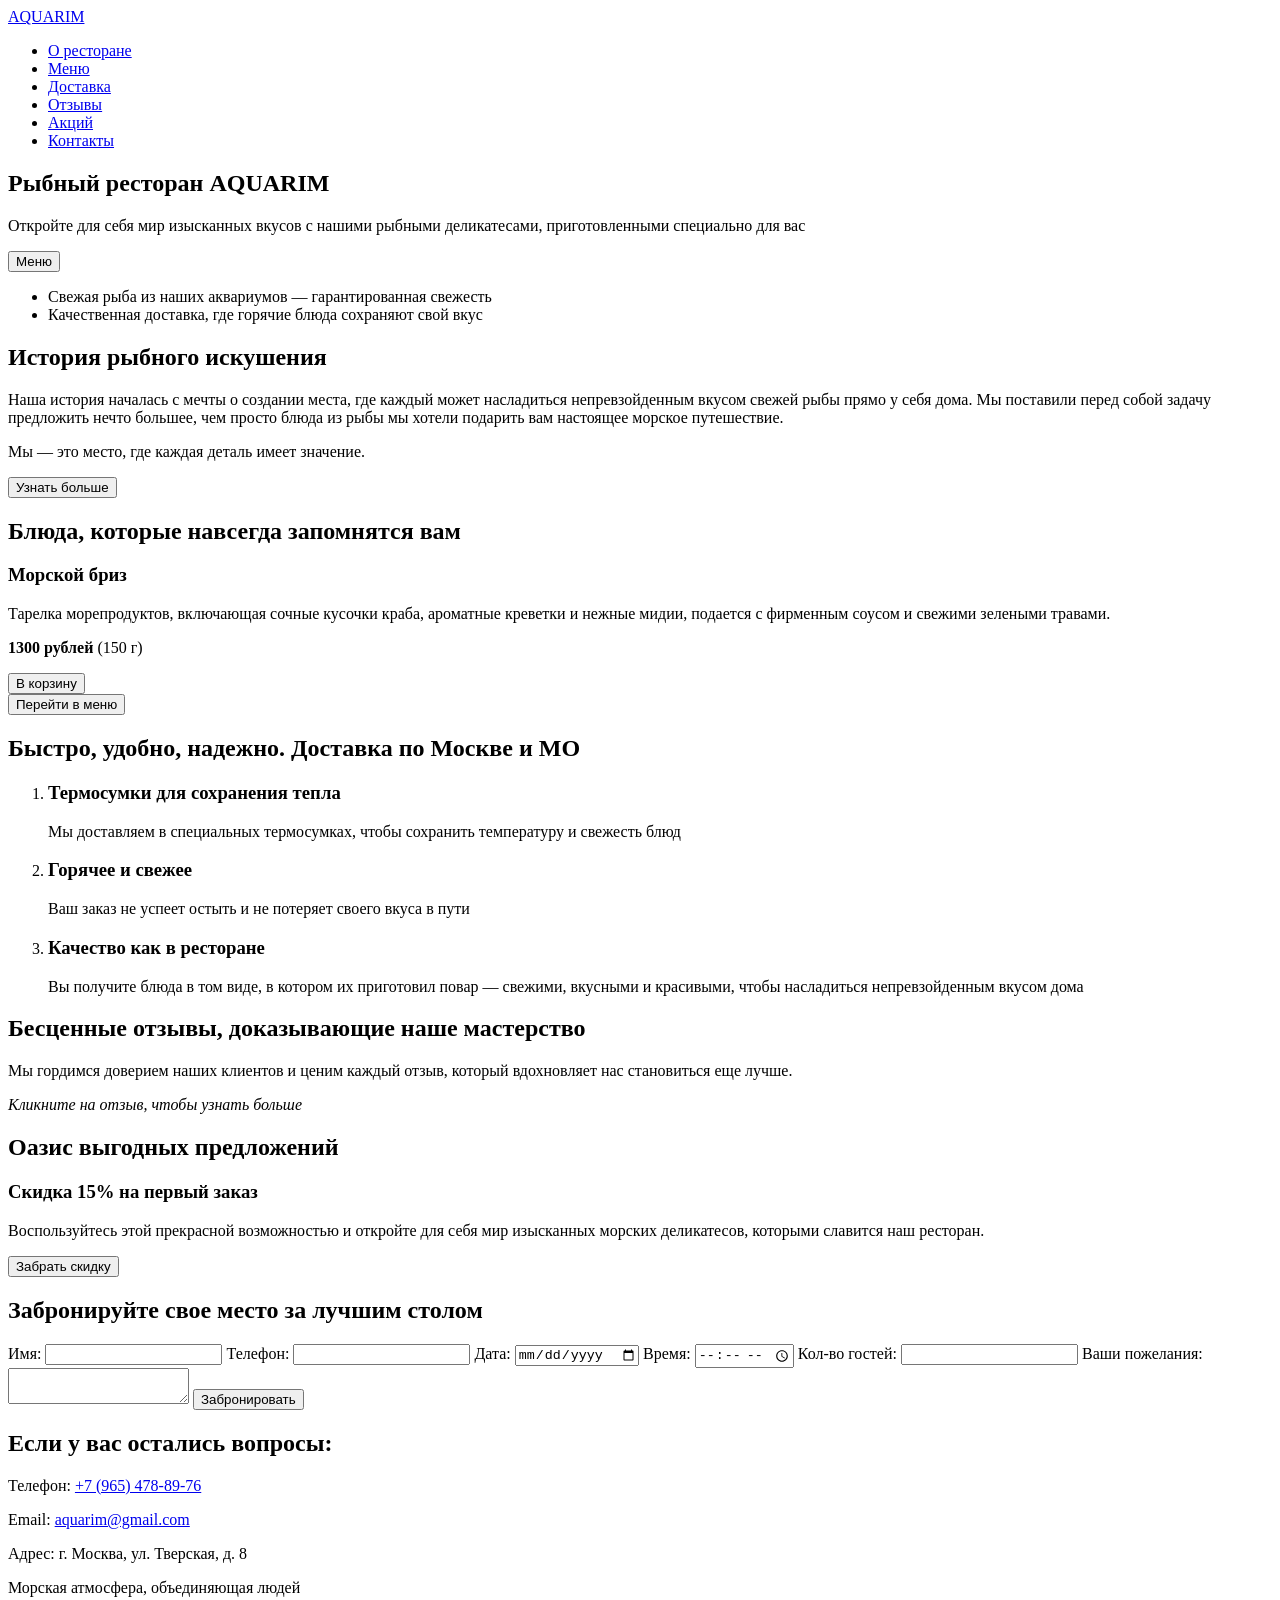
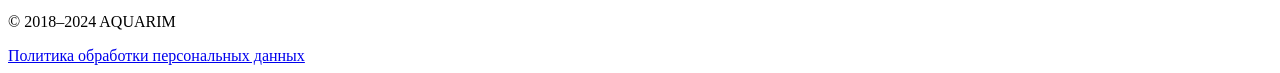
<file: index.html>
<!DOCTYPE html>
<html lang="ru">
<head>
    <meta charset="UTF-8">
    <meta name="viewport" content="width=device-width, initial-scale=1.0">
    <title>AQUARIM — Рыбный ресторан</title>
</head>
<body>

    <!-- Шапка сайта (Header) -->
    <header>
        <div class="logo">
            <a href="index.html">AQUARIM</a>
        </div>
        <nav>
            <ul>
                <li><a href="#about">О ресторане</a></li>
                <li><a href="#menu">Меню</a></li>
                <li><a href="#delivery">Доставка</a></li>
                <li><a href="#reviews">Отзывы</a></li>
                <li><a href="#promotions">Акций</a></li>
                <li><a href="#contacts">Контакты</a></li>
            </ul>
        </nav>
    </header>

    <!-- Основное содержимое (Main) -->
    <main>
        
        <!-- Главный экран / Секция приветствия -->
        <section id="hero">
            <h1>Рыбный ресторан AQUARIM</h1>
            <p>Откройте для себя мир изысканных вкусов с нашими рыбными деликатесами, приготовленными специально для вас</p>
            <button type="button">Меню</button>
            
            <!-- Преимущества в шапке -->
            <ul>
                <li>Свежая рыба из наших аквариумов — гарантированная свежесть</li>
                <li>Качественная доставка, где горячие блюда сохраняют свой вкус</li>
            </ul>
        </section>

        <!-- История рыбного искушения -->
        <section id="about">
            <h2>История рыбного искушения</h2>
            <p>Наша история началась с мечты о создании места, где каждый может насладиться непревзойденным вкусом свежей рыбы прямо у себя дома. Мы поставили перед собой задачу предложить нечто большее, чем просто блюда из рыбы мы хотели подарить вам настоящее морское путешествие.</p>
            <p>Мы — это место, где каждая деталь имеет значение.</p>
            <button type="button">Узнать больше</button>
        </section>

        <!-- Меню (Блюда, которые навсегда запомнятся вам) -->
        <section id="menu">
            <h2>Блюда, которые навсегда запомнятся вам</h2>
            <article>
                <h3>Морской бриз</h3>
                <p>Тарелка морепродуктов, включающая сочные кусочки краба, ароматные креветки и нежные мидии, подается с фирменным соусом и свежими зелеными травами.</p>
                <p><strong>1300 рублей</strong> (150 г)</p>
                <button type="button">В корзину</button>
            </article>
            <button type="button">Перейти в меню</button>
        </section>

        <!-- Доставка -->
        <section id="delivery">
            <h2>Быстро, удобно, надежно. Доставка по Москве и МО</h2>
            <ol>
                <li>
                    <h3>Термосумки для сохранения тепла</h3>
                    <p>Мы доставляем в специальных термосумках, чтобы сохранить температуру и свежесть блюд</p>
                </li>
                <li>
                    <h3>Горячее и свежее</h3>
                    <p>Ваш заказ не успеет остыть и не потеряет своего вкуса в пути</p>
                </li>
                <li>
                    <h3>Качество как в ресторане</h3>
                    <p>Вы получите блюда в том виде, в котором их приготовил повар — свежими, вкусными и красивыми, чтобы насладиться непревзойденным вкусом дома</p>
                </li>
            </ol>
        </section>

        <!-- Отзывы -->
        <section id="reviews">
            <h2>Бесценные отзывы, доказывающие наше мастерство</h2>
            <p>Мы гордимся доверием наших клиентов и ценим каждый отзыв, который вдохновляет нас становиться еще лучше.</p>
            <p><em>Кликните на отзыв, чтобы узнать больше</em></p>
        </section>

        <!-- Акции / Скидки -->
        <section id="promotions">
            <h2>Оазис выгодных предложений</h2>
            <article>
                <h3>Скидка 15% на первый заказ</h3>
                <p>Воспользуйтесь этой прекрасной возможностью и откройте для себя мир изысканных морских деликатесов, которыми славится наш ресторан.</p>
                <button type="button">Забрать скидку</button>
            </article>
        </section>

        <!-- Бронирование столика -->
        <section id="booking">
            <h2>Забронируйте свое место за лучшим столом</h2>
            <form action="#" method="POST">
                <label>Имя: <input type="text" name="name" required></label>
                <label>Телефон: <input type="tel" name="phone" required></label>
                <label>Дата: <input type="date" name="date"></label>
                <label>Время: <input type="time" name="time"></label>
                <label>Кол-во гостей: <input type="number" name="guests" min="1"></label>
                <label>Ваши пожелания: <textarea name="wishes"></textarea></label>
                <button type="submit">Забронировать</button>
            </form>
        </section>

    </main>

    <!-- Подвал сайта (Footer) -->
    <footer id="contacts">
        <div>
            <h2>Если у вас остались вопросы:</h2>
            <p>Телефон: <a href="tel:+79654788976">+7 (965) 478-89-76</a></p>
            <p>Email: <a href="mailto:aquarim@gmail.com">aquarim@gmail.com</a></p>
            <p>Адрес: г. Москва, ул. Тверская, д. 8</p>
        </div>
        <div>
            <p>Морская атмосфера, объединяющая людей</p>
            <p>&copy; 2018–2024 AQUARIM</p>
            <a href="#">Политика обработки персональных данных</a>
        </div>
    </footer>

</body>
</html>
</file>
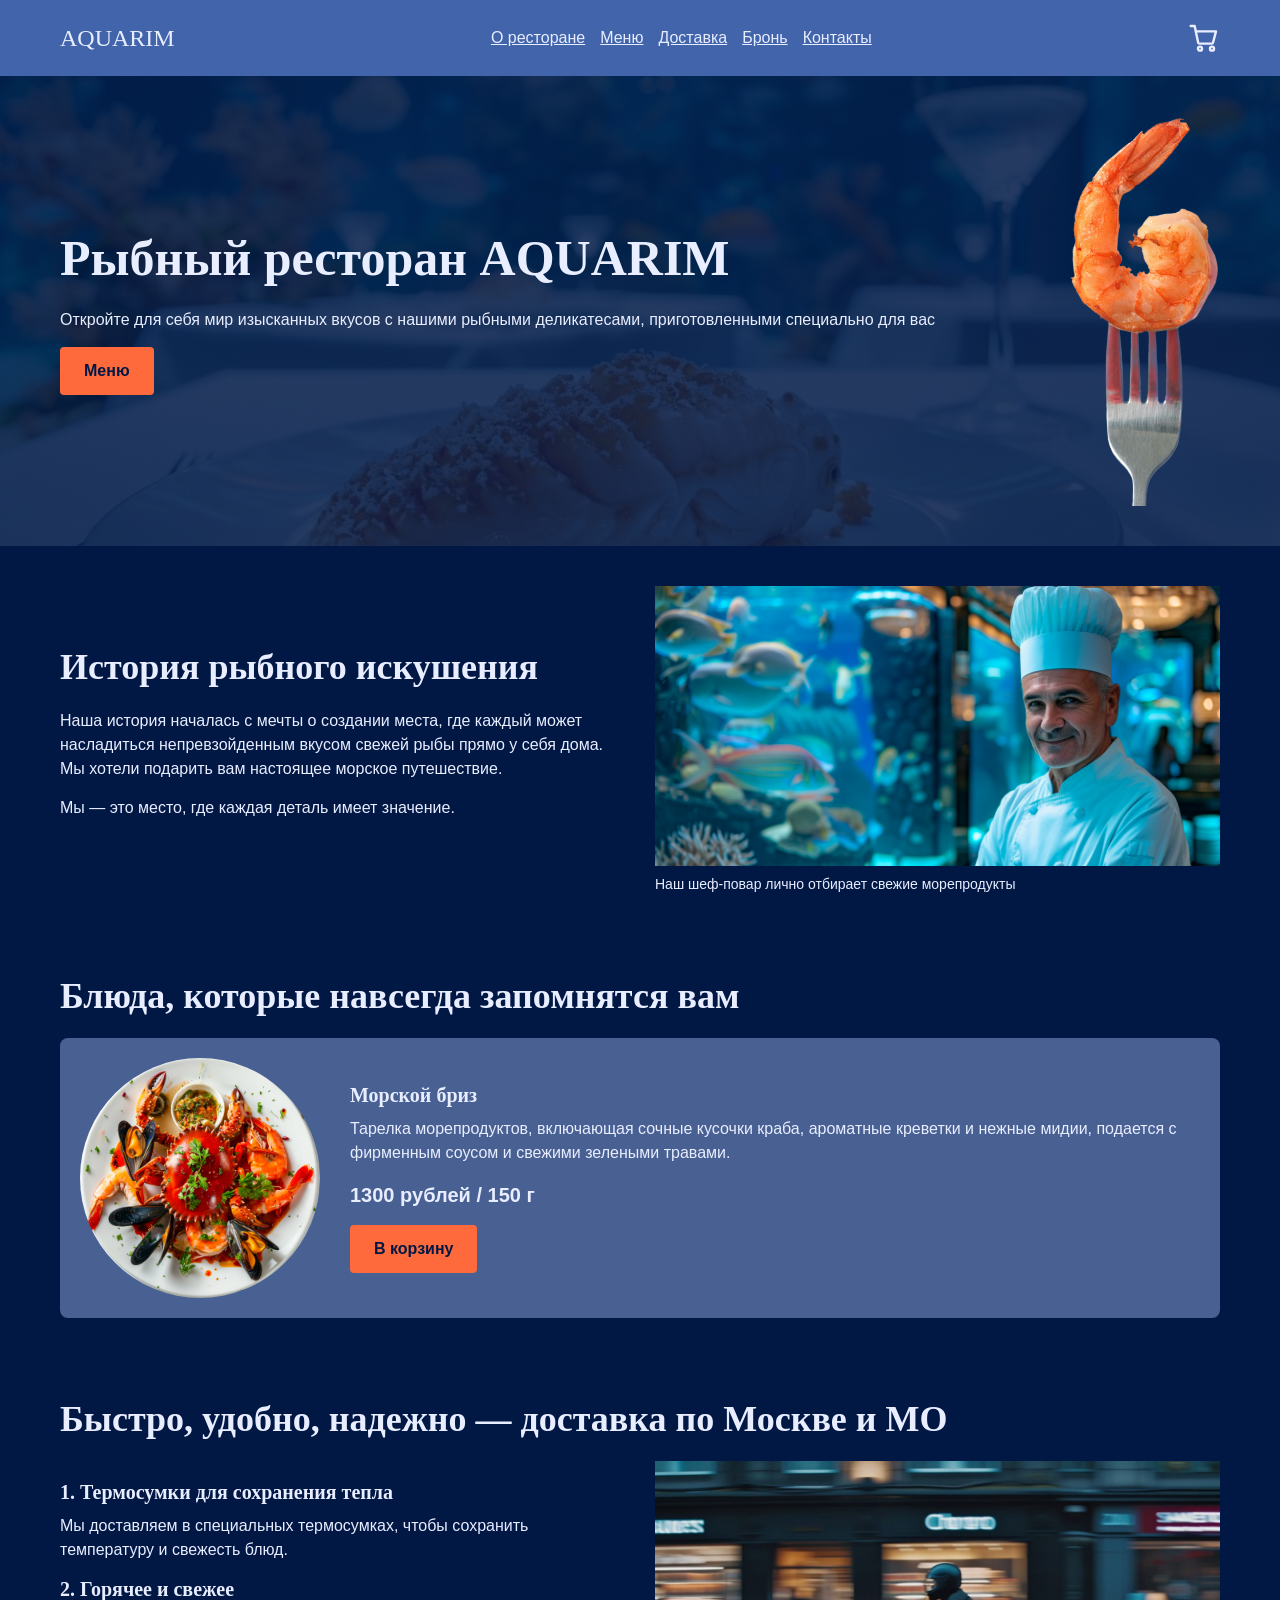
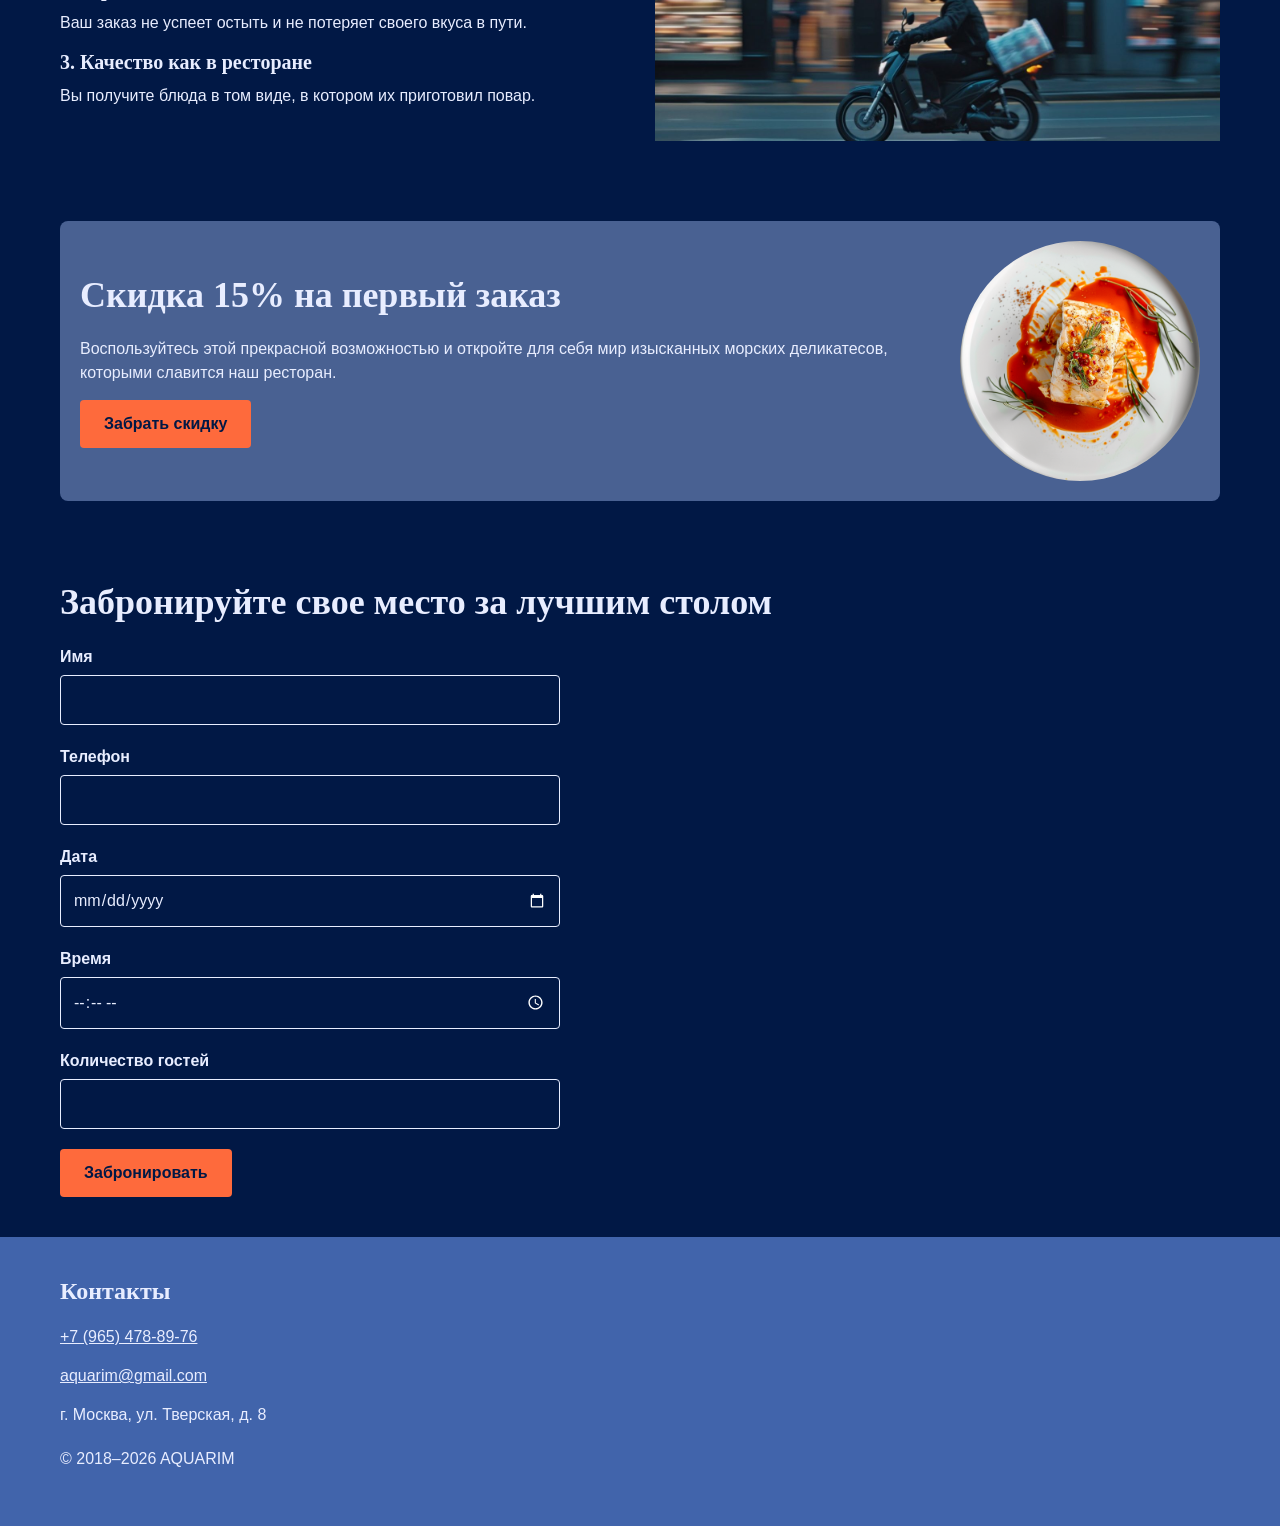
<file: lab1/index.html>
<!DOCTYPE html>
<html lang="ru">
<head>
    <meta charset="UTF-8">
    <meta name="viewport" content="width=device-width, initial-scale=1.0">
    <title>Рыбный ресторан AQUARIM</title>
    <link rel="stylesheet" href="css/style.css">
</head>
<body>
    <a href="#main-content" class="skip-link">Перейти к основному содержимому</a>

    <header>
        <div class="container header__inner">
            <a href="#" class="logo">AQUARIM</a>
            <nav aria-label="Основная навигация">
                <ul>
                    <li><a href="#about">О ресторане</a></li>
                    <li><a href="#menu">Меню</a></li>
                    <li><a href="#delivery">Доставка</a></li>
                    <li><a href="#booking">Бронь</a></li>
                    <li><a href="#contacts">Контакты</a></li>
                </ul>
            </nav>
            <a href="#" class="cart-link">
                <svg aria-hidden="true" focusable="false" width="32" height="32" viewBox="0 0 24 24" fill="none" stroke="currentColor" stroke-width="1.8" stroke-linecap="round" stroke-linejoin="round"><circle cx="9" cy="20" r="1.5"></circle><circle cx="18" cy="20" r="1.5"></circle><path d="M2 3h3l2.6 12.4a1 1 0 0 0 1 .8h9.2a1 1 0 0 0 1-.8L21 7H6"></path></svg>
                <span class="sr-only">Корзина</span>
            </a>
        </div>
    </header>

    <main id="main-content">
        <section class="hero" aria-labelledby="hero-title">
            <div class="container hero__inner">
                <div>
                    <h1 id="hero-title">Рыбный ресторан AQUARIM</h1>
                    <p>Откройте для себя мир изысканных вкусов с нашими рыбными деликатесами, приготовленными специально для вас</p>
                    <a href="#menu" class="btn">Меню</a>
                </div>
                <img src="img/shrimp.png" alt="" width="200" height="568" class="hero__img">
            </div>
        </section>

        <section id="about" class="section" aria-labelledby="about-title">
            <div class="container two-cols">
                <div>
                    <h2 id="about-title">История рыбного искушения</h2>
                    <p>Наша история началась с мечты о создании места, где каждый может насладиться непревзойденным вкусом свежей рыбы прямо у себя дома. Мы хотели подарить вам настоящее морское путешествие.</p>
                    <p>Мы — это место, где каждая деталь имеет значение.</p>
                </div>
                <figure>
                    <img src="img/chef.jpg" alt="Шеф-повар в белом кителе и колпаке на фоне аквариума" width="1000" height="667" class="photo">
                    <figcaption>Наш шеф-повар лично отбирает свежие морепродукты</figcaption>
                </figure>
            </div>
        </section>

        <section id="menu" class="section" aria-labelledby="menu-title">
            <div class="container">
                <h2 id="menu-title">Блюда, которые навсегда запомнятся вам</h2>
                <article class="card two-cols">
                    <img src="img/breeze.jpg" alt="Тарелка морепродуктов «Морской бриз»" width="800" height="800" class="round">
                    <div>
                        <h3>Морской бриз</h3>
                        <p>Тарелка морепродуктов, включающая сочные кусочки краба, ароматные креветки и нежные мидии, подается с фирменным соусом и свежими зелеными травами.</p>
                        <p class="price">1300 рублей / 150 г</p>
                        <button type="button">В корзину</button>
                    </div>
                </article>
            </div>
        </section>

        <section id="delivery" class="section" aria-labelledby="delivery-title">
            <div class="container">
                <h2 id="delivery-title">Быстро, удобно, надежно — доставка по Москве и МО</h2>
                <div class="two-cols">
                    <div>
                        <h3>1. Термосумки для сохранения тепла</h3>
                        <p>Мы доставляем в специальных термосумках, чтобы сохранить температуру и свежесть блюд.</p>
                        <h3>2. Горячее и свежее</h3>
                        <p>Ваш заказ не успеет остыть и не потеряет своего вкуса в пути.</p>
                        <h3>3. Качество как в ресторане</h3>
                        <p>Вы получите блюда в том виде, в котором их приготовил повар.</p>
                    </div>
                    <img src="img/delivery.jpg" alt="Курьер на мотоцикле с термосумкой едет по улице" width="1456" height="816" class="photo">
                </div>
            </div>
        </section>

        <section id="promo" class="section" aria-labelledby="promo-title">
            <div class="container">
                <article class="card two-cols">
                    <div>
                        <h2 id="promo-title">Скидка 15% на первый заказ</h2>
                        <p>Воспользуйтесь этой прекрасной возможностью и откройте для себя мир изысканных морских деликатесов, которыми славится наш ресторан.</p>
                        <a href="#booking" class="btn">Забрать скидку</a>
                    </div>
                    <img src="img/promo-dish.jpg" alt="Запечённое рыбное филе с красным соусом" width="800" height="800" class="round">
                </article>
            </div>
        </section>

        <section id="booking" class="section" aria-labelledby="booking-title">
            <div class="container">
                <h2 id="booking-title">Забронируйте свое место за лучшим столом</h2>
                <form action="#" method="post">
                    <div class="field">
                        <label for="guest-name">Имя</label>
                        <input type="text" id="guest-name" name="name" autocomplete="name" required>
                    </div>
                    <div class="field">
                        <label for="guest-phone">Телефон</label>
                        <input type="tel" id="guest-phone" name="phone" autocomplete="tel" required>
                    </div>
                    <div class="field">
                        <label for="booking-date">Дата</label>
                        <input type="date" id="booking-date" name="date" required>
                    </div>
                    <div class="field">
                        <label for="booking-time">Время</label>
                        <input type="time" id="booking-time" name="time" required>
                    </div>
                    <div class="field">
                        <label for="guests-count">Количество гостей</label>
                        <input type="number" id="guests-count" name="guests" min="1" max="20" required>
                    </div>
                    <button type="submit">Забронировать</button>
                </form>
            </div>
        </section>
    </main>

    <footer id="contacts">
        <div class="container">
            <h2>Контакты</h2>
            <p><a href="tel:+79654788976">+7 (965) 478-89-76</a></p>
            <p><a href="mailto:aquarim@gmail.com">aquarim@gmail.com</a></p>
            <address>г. Москва, ул. Тверская, д. 8</address>
            <p class="copy">&copy; 2018–2026 AQUARIM</p>
        </div>
    </footer>
</body>
</html>
</file>
<file: lab1/css/style.css>
:root {
  font-size: 62.5%;
  --bg: #011845;
  --blue: #4164AB;
  --card: #496192;
  --text: #E8EDFF;
  --accent: #FE6A3C;
  --focus: #00E5FF;
}

* {
  box-sizing: border-box;
  margin: 0;
  padding: 0;
}

body {
  font-family: Arial, sans-serif;
  font-size: 1.6rem;
  line-height: 1.5;
  background-color: var(--bg);
  color: var(--text);
}

ul {
  list-style: none;
}

a {
  color: var(--text);
}

img {
  display: block;
  max-width: 100%;
  height: auto;
}

address {
  font-style: normal;
  margin-bottom: 1.5rem;
}

.container {
  max-width: 120rem;
  margin: 0 auto;
  padding: 0 2rem;
}

/* Доступность: скрытый текст для скринридера */
.sr-only {
  position: absolute;
  width: 1px;
  height: 1px;
  padding: 0;
  margin: -1px;
  overflow: hidden;
  clip: rect(0, 0, 0, 0);
  white-space: nowrap;
  border-width: 0;
}

/* Доступность: skip-link */
.skip-link {
  position: absolute;
  top: -6rem;
  left: 1rem;
  background-color: var(--accent);
  color: var(--bg);
  padding: 1rem 1.5rem;
  font-weight: bold;
}

.skip-link:focus {
  top: 1rem;
}

/* Доступность: заметный фокус */
a:focus-visible,
button:focus-visible,
input:focus-visible {
  outline: 3px solid var(--focus);
  outline-offset: 2px;
}

/* Кнопки: тёмный текст на оранжевом, чтобы контраст был достаточным */
button,
.btn {
  display: inline-block;
  font: inherit;
  font-weight: bold;
  border: none;
  border-radius: 4px;
  background-color: var(--accent);
  color: var(--bg);
  padding: 1.2rem 2.4rem;
  text-decoration: none;
  cursor: pointer;
}

/* Типографика */
h1, h2, h3 {
  font-family: Georgia, serif;
  line-height: 1.2;
}

h1 {
  font-size: 3.6rem;
  margin-bottom: 2rem;
}

h2 {
  font-size: 2.8rem;
  margin-bottom: 2rem;
}

h3 {
  font-size: 2rem;
  margin-bottom: 1rem;
}

p {
  margin-bottom: 1.5rem;
}

.section {
  padding: 4rem 0;
}

/* Шапка */
header {
  background-color: var(--blue);
  padding: 2rem 0;
}

.header__inner {
  display: flex;
  flex-wrap: wrap;
  align-items: center;
  justify-content: space-between;
  gap: 1.5rem;
}

.logo {
  font-family: Georgia, serif;
  font-size: 2.4rem;
  text-decoration: none;
}

header nav ul {
  display: flex;
  flex-wrap: wrap;
  gap: 1.5rem;
}

.cart-link {
  display: inline-flex;
}

/* Главный экран: фоновая картинка + обязательно цвет фона */
.hero {
  background-color: var(--bg);
  background-image: linear-gradient(rgba(1, 24, 69, 0.85), rgba(1, 24, 69, 0.85)), url("../img/booking.jpg");
  background-size: cover;
  background-position: center;
  padding: 4rem 0;
}

.hero__inner {
  display: flex;
  flex-direction: column;
  align-items: center;
  gap: 3rem;
}

.hero__img {
  width: 15rem;
  height: auto;
}

/* Блоки с текстом и картинкой */
.two-cols {
  display: flex;
  flex-direction: column;
  gap: 3rem;
}

.photo {
  width: 100%;
  height: 28rem;
  object-fit: cover;
  object-position: center top;
}

figcaption {
  font-size: 1.4rem;
  margin-top: 0.8rem;
}

.card {
  background-color: var(--card);
  border-radius: 8px;
  padding: 2rem;
  align-items: center;
}

.round {
  width: 24rem;
  height: 24rem;
  object-fit: cover;
  border-radius: 50%;
}

.price {
  font-size: 2rem;
  font-weight: bold;
}

/* Форма */
form {
  max-width: 50rem;
}

.field {
  display: flex;
  flex-direction: column;
  gap: 0.6rem;
  margin-bottom: 2rem;
}

label {
  font-weight: bold;
}

input {
  font: inherit;
  color: var(--text);
  background-color: transparent;
  border: 1px solid var(--text);
  border-radius: 4px;
  padding: 1.2rem;
  color-scheme: dark;
}

/* Подвал */
footer {
  background-color: var(--blue);
  padding: 4rem 0;
}

footer h2 {
  font-size: 2.4rem;
}

.copy {
  margin-top: 2rem;
}

/* Планшеты и десктопы (от 768px) */
@media (min-width: 48em) {
  .hero__inner {
    flex-direction: row;
    justify-content: space-between;
  }

  .two-cols {
    flex-direction: row;
    align-items: center;
  }

  .two-cols > * {
    flex: 1;
  }

  .round {
    flex: none;
  }

  h1 {
    font-size: 5rem;
  }

  h2 {
    font-size: 3.6rem;
  }
}
</file>
